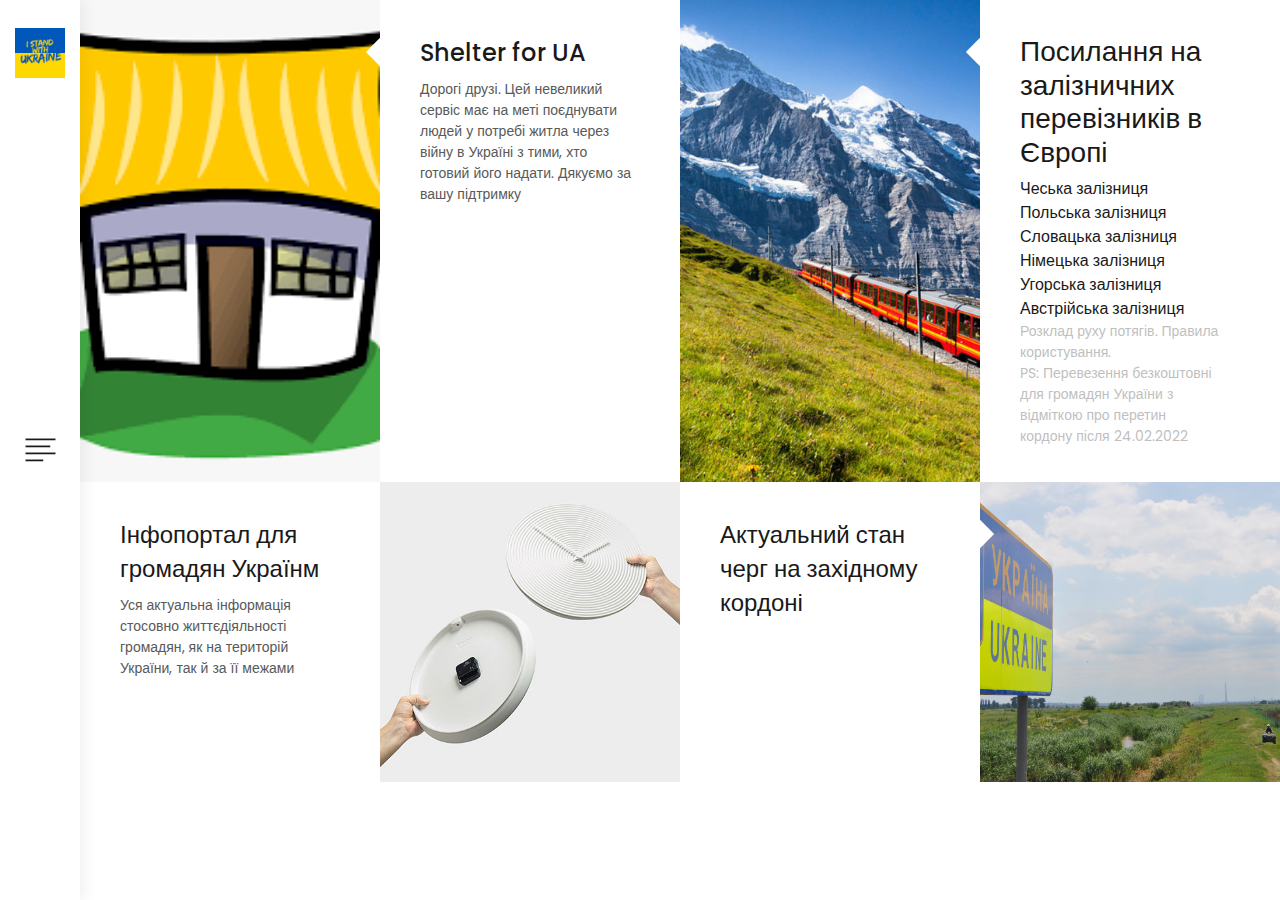
<file: usefull.html>
<!DOCTYPE html>
<html lang="en">
<head>
    <title>Корисні посилання</title>

    <!-- Required meta tags -->
    <meta charset="utf-8">
    <meta name="viewport" content="width=device-width, initial-scale=1, shrink-to-fit=no">

    <!-- Bootstrap CSS -->
    <link rel="stylesheet" href="css/bootstrap.min.css">

    <!-- FontAwesome CSS -->
    <link rel="stylesheet" href="css/font-awesome.min.css">

    <!-- Styles -->
    <link rel="stylesheet" href="style.css">
</head>
<body>
<header class="site-header">
    <div class="site-branding">
        <h1 class="site-title"><a href="index.html" rel="home"><img src="images/logo.png" alt="Logo"></a></h1>
    </div><!-- .site-branding -->

    <div class="hamburger-menu">
        <div class="menu-icon">
            <img src="images/menu-icon.png" alt="menu icon">
        </div><!-- .menu-icon -->

        <div class="menu-close-icon">
            <img src="images/x.png" alt="menu close icon">
        </div><!-- .menu-close-icon -->
    </div><!-- .hamburger-menu -->
</header><!-- .site-header -->

<nav class="site-navigation flex flex-column justify-content-between">
    <div class="site-branding d-none d-lg-block ">
        <h1 class="site-title"><a href="index.html" rel="home"><img src="images/logo2.png" alt="Logo"></a></h1>
    </div><!-- .site-branding -->

    <ul class="main-menu flex flex-column justify-content-center">
        <li class="current-menu-item"><a href="index.html">Благодійність</a></li>
    </ul>

    <div class="social-profiles">
        <ul class="flex justify-content-start justify-content-lg-center align-items-center">
            <li><a href="https://www.facebook.com/viacheslav.omelnyk.77/"><i class="fa fa-facebook"></i></a></li>
            <li><a href="https://www.instagram.com/viacheslav.omelnyk/"><i class="fa fa-instagram"></i></a></li>
        </ul>
    </div><!-- .social-profiles -->
</nav><!-- .site-navigation -->

<div class="nav-bar-sep d-lg-none"></div>

<div class="outer-container blog-page">
    <div class="container-fluid">
        <div class="row">
            <div class="col-12 col-xl-6 no-padding">
                <div class="blog-content flex">
                    <figure>
                        <a href="https://www.shelter4ua.com/ua"><img src="images/shelter.png" alt=""></a>
                    </figure>

                    <div class="entry-content flex flex-column justify-content-between align-items-start">
                        <header>
                            <h3><a href="https://www.shelter4ua.com/ua">Shelter for UA</a></h3>

                            <div class="posted-by">Дорогі друзі. Цей невеликий сервіс має на меті поєднувати людей у потребі житла через війну в Україні з тими, хто готовий його надати. Дякуємо за вашу підтримку</div>
                        </header>
                    </div><!-- .entry-content -->
                </div><!-- .blog-content -->
            </div><!-- .col -->

            <div class="col-12 col-xl-6 no-padding">
                <div class="blog-content flex">
                    <figure>
                        <img src="images/railway.jpg" alt="">
                    </figure>

                    <div class="entry-content flex flex-column justify-content-between align-items-start">
                        <header>
                            <h3>Посилання на залізничних перевізників в Європі</h3>

                            <div class="posted-link">
                                <a href="https://www.cd.cz/en/default.htm">Чеська залізниця</a>
                                <a href="https://www.intercity.pl/ru/">Польська залізниця</a>
                                <a href="https://www.zssk.sk/en/">Словацька залізниця</a>
                                <a href="https://www.bahn.com/en">Німецька залізниця</a>
                                <a href="https://jegy.mav.hu/">Угорська залізниця</a>
                                <a href="https://fahrplan.oebb.at/webapp/#!P|TP!histId|0!histKey|H426084">Австрійська залізниця</a>
                            </div>
                        </header>

                        <footer class="flex flex-wrap align-items-center">
                            <div class="posted-on">Розклад руху потягів. Правила користування.<br/>PS: Перевезення безкоштовні для громадян України з відміткою про перетин кордону після 24.02.2022</div>
                        </footer>
                    </div><!-- .entry-content -->
                </div><!-- .blog-content -->
            </div><!-- .col -->

            <div class="col-12 col-xl-6 no-padding">
                <div class="blog-content flex flex-xl-row-reverse">
                    <figure>
                        <a href="https://infohelpua.com/ru"><img src="images/6.jpg" alt=""></a>
                    </figure>

                    <div class="entry-content flex flex-column justify-content-between align-items-start">
                        <header>
                            <h3><a href="https://infohelpua.com/ru">Інфопортал для громадян Українм</a></h3>

                            <div class="posted-by">Уся актуальна інформація стосовно життєдіяльності громадян, як на територій України, так й за її межами</div>
                        </header>
                    </div><!-- .entry-content -->
                </div><!-- .blog-content -->
            </div><!-- .col -->

            <div class="col-12 col-xl-6 no-padding">
                <div class="blog-content flex flex-row-reverse">
                    <figure>
                        <a href="https://docs.google.com/spreadsheets/d/e/2PACX-1vTmKNAxZn2cPpBqPHnRx9Hc_GPzfi7U92h05hkNuES6pA8l7IcbfdRELMkTBWGcBFoRkUdwlnfX889X/pubhtml?gid=0&single=true&fbclid=IwAR1qTqmfhHYDYFB_N14kCXweiK3BWVGzSfIYlpnD1UhYU33c-Tm0LJQYSuw"><img src="images/border.jpg" alt=""></a>
                    </figure>

                    <div class="entry-content flex flex-column justify-content-between align-items-start">
                        <header>
                            <h3><a href="https://docs.google.com/spreadsheets/d/e/2PACX-1vTmKNAxZn2cPpBqPHnRx9Hc_GPzfi7U92h05hkNuES6pA8l7IcbfdRELMkTBWGcBFoRkUdwlnfX889X/pubhtml?gid=0&single=true&fbclid=IwAR1qTqmfhHYDYFB_N14kCXweiK3BWVGzSfIYlpnD1UhYU33c-Tm0LJQYSuw">Актуальний стан черг на західному кордоні</a></h3>
                        </header>
                    </div><!-- .entry-content -->
                </div><!-- .blog-content -->
            </div><!-- .col -->
        </div><!-- .row -->
    </div><!-- .container-fluid -->
</div><!-- .outer-container -->

<script type='text/javascript' src='js/jquery.js'></script>
<script type='text/javascript' src='js/custom.js'></script>

</body>
</html>
</file>
<file: style.css>
@import url('https://fonts.googleapis.com/css?family=Poppins:300,400,500,600,700|Work+Sans:300,400,500,600,700');

body {
    color: #191919;
    font-family: 'Work Sans', sans-serif;
}

img {
    vertical-align: baseline;
}

/*--------------------------------------------------------------
# Links
--------------------------------------------------------------*/
a {
    color: royalblue;
}

a:visited {
    color: purple;
}

a:hover, a:focus, a:active {
    color: midnightblue;
}

a:focus {
    outline: thin dotted;
}

a:hover, a:active {
    outline: 0;
    list-style: none;
}

/*--------------------------------------------------------------
# Helper Utilities
--------------------------------------------------------------*/
.flex {
    display: flex;
}

/*--------------------------------------------------------------
# Outer Container
--------------------------------------------------------------*/
@media screen and (min-width: 992px) {
    .outer-container {
        padding-left: 80px;
    }
}

@media screen and (min-width: 768px) {
    .no-padding {
        padding: 0;
    }
}

/*--------------------------------------------------------------
# Header
--------------------------------------------------------------*/
/*
# Site Branding
--------------------------------*/
.site-branding {
    transition: all .5s;
}
.site-branding img {
    width: 50px;
    height: 50px;
}

.site-title {
    margin: 0;
    text-align: center;
}

.site-navigation .site-title a {
    display: block;
}

/*
  Hamburger Menu
----------------------------------------*/
.hamburger-menu .menu-icon,
.hamburger-menu .menu-close-icon {
    width: 44px;
    height: 44px;
    text-align: center;
    cursor: pointer;
    transition: all 0.5s;
}

.hamburger-menu.close .menu-icon {
    visibility: hidden;
    opacity: 0;
}

.menu-close-icon {
    visibility: hidden;
    opacity: 0;
}

.hamburger-menu.close .menu-close-icon {
    visibility: visible;
    opacity: 1;
}

.hamburger-menu img {
    display: block;
    margin: 0 auto;
}

/*
# Site Navigation
--------------------------------*/
.site-navigation {
    transition: all .5s;
}

/*
# Main Menu
--------------------------------*/
.main-menu {
    padding: 15px 30px;
    margin: 0;
}

.main-menu li {
    display: block;
    padding: 12px 0;
    font-size: 30px;
    font-weight: 500;
    border-bottom: 1px solid #ebebeb;
}

.main-menu li:nth-last-of-type(1) {
    border-bottom: 0;
}

.main-menu li a {
    display: block;
    color: #a6a6a6;
    text-decoration: none;
    transition: all 0.35s;
}

.main-menu li a:hover,
.main-menu li.current-menu-item a {
    color: #f0437e;
}

/*
# Social Profiles
--------------------------------*/
.social-profiles ul {
    padding: 10px 0 34px 0;
    margin: 0;
}

.social-profiles ul li {
    display: block;
    padding: 0 18px;
    font-size: 1.5rem;
}

.social-profiles ul li a {
    color: #191919;
    transition: all 0.35s;
}

.social-profiles ul li a:hover {
    color: #f0437e;
}

.nav-bar-sep {
    height: 78px;
}

@media screen and (max-width: 992px) {
    .site-header {
        position: fixed;
        top: 0;
        left: 0;
        z-index: 999;
        width: 100%;
        padding: 15px 30px;
        background: #fff;
        box-shadow: 0 12px 24px rgba(0,0,0,.09);
    }

    .site-header,
    .hamburger-menu {
        display: flex;
        justify-content: space-between;
        align-items: center;
    }

    .hamburger-menu {
        flex-flow: column;
    }

    .hamburger-menu .menu-icon, .hamburger-menu .menu-close-icon {
        position: absolute;
        top: 26px;
        right: 24px;
    }

    .main-menu li {
        position: relative;
    }

    .main-menu li::after {
        content: '';
        position: absolute;
        top: 11px;
        right: 0;
        font-family: 'FontAwesome', serif;
    }

    .main-menu li:hover::after,
    .main-menu li.current-menu-item::after {
        color: #f0437e;
    }

    .site-navigation {
        position: fixed;
        top: 78px;
        left: 0;
        z-index: 99;
        width: 100%;
        height: fit-content;
        background: #fff;
        box-shadow: 0 12px 24px rgba(0,0,0,.09);
        visibility: hidden;
        opacity: 0;
        transition: all 0.35s;
    }

    .site-navigation.show {
        visibility: visible;
        opacity: 1;
    }

    .social-profiles ul {
        padding: 80px 15px 30px;
        margin: 0;
    }
}

@media screen and (min-width: 992px) {
    .site-header,
    .site-navigation {
        position: fixed;
        top: 0;
        left: 0;
        z-index: 999;
        width: 80px;
        height: 100vh;
        padding: 0 15px;
        box-shadow: 6px 0 12px rgba(0,0,0,.05);
    }

    .site-navigation {
        background: #f7f7f7;
    }

    .site-navigation.show {
        left: 80px;
    }

    .site-header {
        background: #fff;
    }

    .site-header.no-shadow {
        box-shadow: none;
    }

    .site-header .site-branding.hide {
        visibility: hidden;
        opacity: 0;
    }

    .site-title {
        padding: 28px 0 10px 0;
    }

    .hamburger-menu .menu-icon,
    .hamburger-menu .menu-close-icon {
        position: absolute;
        top: calc(50vh - 22px);
        left: 15px;
        width: calc(100% - 30px);
        padding: 10px 0;
    }

    .site-navigation {
        left: -250px;
        z-index: 99;
        width: 250px;
        padding: 0;
        box-shadow: 16px 0 42px rgba(0,0,0,.09);
    }

    .main-menu {
        height: calc(100vh - 160px);
        padding: 0;
    }

    .main-menu li {
        border-bottom: 0;
        text-align: center;
    }

    .social-profiles ul li {
        font-size: 1.125rem;
    }
}

/*--------------------------------------------------------------
# Scroll Down
--------------------------------------------------------------*/
.scroll-down {
    position: absolute;
    bottom: 0;
    left: 50%;
    z-index: 99;
    width: 120px;
    height: 100px;
    margin-left: -20px;
    cursor: pointer;
}

.arrow-down {
    width: 32px;
    height: 32px;
    margin: 0 auto;
    border-radius: 50%;
    background: #fff;
}

.scroll-text {
    margin-top: 5px;
    margin-bottom: 15px;
    font-size: 14px;
    font-weight: 600;
}

/*--------------------------------------------------------------
# Portfolio
--------------------------------------------------------------*/
.portfolio-page .scroll-down {
    margin-left: -60px;
}

.portfolio-content {
    position: relative;
    margin-bottom: 30px;
    display: flex;
    min-height: 400px;
}

.home-page {
    padding-top: 15px;
}

.home-page .portfolio-content {
    margin-bottom: 15px;
}

.portfolio-content figure {
    margin: auto;
}

.portfolio-content figure img {
    display: block;
    width: 100%;
    height: auto;
    min-height: 100%;
}
.portfolio-content figure .black {
    background: #000;
}

.portfolio-content .entry-content {
    position: absolute;
    top: 0;
    left: 0;
    width: 100%;
    height: 100%;
    background: rgba(255,255,255,.9);
    font-family: 'Poppins', sans-serif;
    text-align: center;
    visibility: hidden;
    opacity: 0;
    transition: all 0.35s;
}

.portfolio-content:hover .entry-content {
    visibility: visible;
    opacity: 1;
}

.portfolio-content h3 {
    margin-bottom: 0;
    font-family: 'Poppins', sans-serif;
    font-size: 1.5rem;
    font-weight: 500;
}

.home-page .portfolio-content h3 {
    font-size: 2.25rem;
}

.portfolio-content h3 a {
    color: #191919;
    text-decoration: none;
}

.portfolio-content ul {
    padding: 0;
    margin: 10px 0 0;
    list-style: none;
}

.portfolio-content li {
    margin: 0 3px;
}

.portfolio-content li a {
    font-size: 0.875rem;
    color: #a6a6a6;
}

@media screen and (min-width: 768px) {

    .home-page .portfolio-content {
        margin-bottom: 0;
    }
}

/*--------------------------------------------------------------
# Breadcrumbs
--------------------------------------------------------------*/
.breadcrumbs {
    padding: 48px 0;
    margin: 0;
    color: #a6a6a6;
    list-style: none;
    font-family: 'Poppins', sans-serif;
}

.breadcrumbs li {
    position: relative;
    color: #a6a6a6;
    padding: 0 12px;
}

.breadcrumbs li:nth-of-type(1) {
    padding-left: 0;
}

.breadcrumbs li::after {
    content: '/';
    position: absolute;
    top: 0;
    right: -6px;
    width: 10px;
}


.breadcrumbs li:nth-last-of-type(1)::after {
    display: none;
}

.breadcrumbs li a {
    color: #191919;
    text-decoration: none;
}

/*--------------------------------------------------------------
# Single Portfolio
--------------------------------------------------------------*/
.single-portfolio {
    padding-top: 15px;
    padding-bottom: 70px;
}

.single-portfolio figure img {
    max-width: 100%;
}

.single-portfolio .content-area h1 {
    margin-top: 20px;
    font-size: 2.25rem;
    font-family: 'Poppins', sans-serif;
}

.single-portfolio .content-area .entry-content {
    margin-top: 20px;
    font-family: 'Poppins', sans-serif;
    line-height: 1.6;
    color: #595959;
}

/*
# Post Share
--------------------------------*/
.single-portfolio .post-share {
    margin-top: 32px;
}

.single-portfolio .post-share label {
    margin-right: 32px;
    text-transform: capitalize;
    font-family: 'Poppins', sans-serif;
}

.single-portfolio .post-share ul {
    padding: 0;
    margin: 0;
    list-style: none;
}

.single-portfolio .post-share ul li {
    width: 48px;
    height: 48px;
    margin-right: 10px;
    margin-bottom: 10px;
    border-radius: 50%;
    font-size: 18px;
    line-height: 1;
    color: #fff;
}

.single-portfolio .post-share ul li a {
    display: flex;
    justify-content: center;
    align-items: center;
    width: 100%;
    height: 100%;
    color: #fff;
    text-decoration: none;
}

.single-portfolio .post-share ul li.fb {
    background: #4b6cd0;
}

.single-portfolio .post-share ul li.gp {
    background: #f03b3b;
}

.single-portfolio .post-share ul li.in {
    background: #bb8950;
}

.single-portfolio .post-share ul li.tw {
    background: #49a7f3;
}

/*
# Post Sidebar
--------------------------------*/
.single-portfolio .entry-meta {
    margin-top: 24px;
    font-family: 'Poppins', sans-serif;
}

.single-portfolio .entry-meta label {
    display: block;
    line-height: 1.3;
    text-transform: uppercase;
}

.single-portfolio .date-format,
.single-portfolio .post-category,
.single-portfolio .posted-tags {
    display: block;
    margin-bottom: 26px;
}

.single-portfolio .posted-tags span,
.single-portfolio .entry-meta a {
    color: #bfbfbf;
}

/*
# Post Nav
--------------------------------*/
.post-nav {
    margin: 36px 0 0;
}

.post-nav ul {
    padding: 0;
    margin: 0;
    list-style: none;
}

@media screen and (min-width: 576px) {
    .single-portfolio {
        padding-top: 45px;
    }
}

@media screen and (min-width: 992px) {
    .single-portfolio {
        padding-top: 90px;
    }
}

@media screen and (min-width: 1200px) {
    .single-portfolio {
        padding-top: 115px;
    }
}

/*--------------------------------------------------------------
# Blog
--------------------------------------------------------------*/
.blog-page {
    padding-top: 15px;
    font-family: 'Poppins', sans-serif;
}

.blog-page .blog-content figure,
.blog-page .blog-content .entry-content {
    width: 50%;
}

.blog-page .blog-content figure {
    margin: 0;
    overflow: hidden;
}

.blog-page .blog-content figure img {
    display: block;
    width: 100%;
    height: 100%;
    object-fit: cover;
}

.blog-page .blog-content .entry-content {
    padding: 25px;
}

.blog-page .blog-content {
    transition: all .35s;
    height: 100%;
}

.blog-page .blog-content:hover {
    background: #4353f0;
}

.blog-page .blog-content:hover .posted-link a {
    color: #fff;
}

.blog-page .blog-content header {
    width: 100%;
}

.blog-page .blog-content .entry-content h3 {
    position: relative;
}

.blog-page .blog-content .entry-content h3::before {
    content: '';
    position: absolute;
    top: 7px;
    left: -35px ;
    z-index: 99;
    width: 20px;
    height: 20px;
    transform: rotate(45deg);
    background: #fff;
}

.blog-page .blog-content .entry-content h3 a {
    color: #191919;
    font-size: 1.125rem;
    font-weight: 500;
}

.blog-page .blog-content .posted-link {
    display: flex;
    flex-direction: column;
    align-items: flex-start;
}
.blog-page .blog-content .posted-link a {
    color: #191919;
}

.blog-page .blog-content .posted-by {
    margin-top: 10px;
    color: #595959;
    font-size: 0.875rem;
}

.blog-page .blog-content .posted-on {
    position: relative;
    margin-right: 20px;
    color: #bfbfbf;
    font-size: 0.875rem;
}

.blog-page .blog-content footer ul {
    padding: 0;
    margin: 0;
    list-style: none;
}

.blog-page .blog-content footer li {
    padding: 0 3px;
    font-size: 0.875rem;
}

.blog-page .blog-content footer li a {
    color: #f0437e;
}

.blog-page .blog-content:hover .entry-content h3 a,
.blog-page .blog-content:hover .entry-content h3,
.blog-page .blog-content:hover .posted-by,
.blog-page .blog-content:hover .posted-on,
.blog-page .blog-content:hover footer li a {
    color: #fff;
}

@media screen and (max-width: 1200px) {
    .blog-page .col-12:nth-of-type(even) .blog-content {
        flex-flow: row-reverse !important;
    }

    .blog-page .col-12:nth-of-type(even) .blog-content .entry-content h3::before {
        right: -50px;
        left: auto;
    }
}

@media screen and (max-width: 768px) {
    .blog-page .col-12:nth-of-type(even) .blog-content .entry-content h3::before {
        right: -35px;
    }

    .blog-page .blog-content .entry-content h3 {
        line-height: 1;
    }
}

@media screen and (min-width: 576px) {
    .blog-page .blog-content .entry-content h3 a {
        font-size: 1.5rem;
    }
}

@media screen and (min-width: 768px) {
    .blog-page {
        padding-top: 0;
    }

    .blog-page .blog-content .entry-content {
        padding: 35px 40px;
    }

    .blog-page .blog-content .entry-content h3::before {
        left: -50px ;
    }
}

@media screen and (min-width: 1200px) {
    .blog-page .blog-content.flex-row-reverse .entry-content h3::before {
        right: -50px;
        left: auto;
    }
}

/*--------------------------------------------------------------
# Single Blog Page
--------------------------------------------------------------*/
.single-post,
.single-page {
    padding-bottom: 70px;
    font-family: 'Poppins', sans-serif;
}

/*
# Featured Image
--------------------------------*/
.single-post .featured-img figure,
.single-page .featured-img figure {
    margin: 0;
}

.single-post .featured-img figure img,
.single-page .featured-img figure img {
    width: 100%;
}

/*
# Content Area
--------------------------------*/
.single-post .content-area,
.single-page .content-area {
    margin-top: 50px;
}

.single-post .entry-header .post-meta,
.single-page .entry-header .post-meta {
    text-transform: uppercase;
    font-size: 0.6875rem;
}

.single-post .entry-header .post-meta a,
.single-page .entry-header .post-meta a {
    display: inline-block;
    margin-right: 6px;
    color: #f0437e;
}

.single-post .content-area h1,
.single-page .content-area h1 {
    margin-top: 10px;
    font-size: 2.25rem;
    font-weight: 400;
}

.single-post .entry-header .byline,
.single-page .entry-header .byline {
    display: block;
    margin-top: 14px;
    margin-bottom: 24px;
    font-size: 0.875rem;
    color: #bfbfbf;
}

.single-post .entry-header .byline .author a,
.single-page .entry-header .byline .author a {
    color: #191919;
}

.single-post .content-area .entry-content p,
.single-page .content-area .entry-content p {
    margin-bottom: 0.75rem;
    color: #595959;
}

/*
# Comments
--------------------------------*/
.post-comments {
    margin-top: 40px;
    padding-top: 52px;
    padding-bottom: 40px;
    border-top: 1px solid #ebebeb;
    border-bottom: 1px solid #ebebeb;
}

.comments-title,
.comment-reply-title {
    margin-bottom: 0;
    font-size: 1.5rem;
    font-weight: 400;
}

.post-comments .comment-list {
    padding: 0;
    margin: 0;
    list-style: none
}

.post-comments .comment-author-avatar {
    float: left;
    width: 70px;
    height: 70px;
    margin-top: 48px;
    margin-right: 22px;
    margin-bottom: 0;
    border-radius: 50%;
    overflow: hidden;
}

.post-comments .comment-author-avatar img {
    width: 100%;
    height: auto;
}

.post-comments .comment-wrap {
    float: right;
    width: calc(100% - 92px);
    margin-top: 44px;
}

.post-comments .comment-author .fn a {
    font-size: 1.125rem;
    color: #191919;
}

.post-comments .comment-author .comment-meta a {
    font-size: 0.875rem;
    color: #b7b7b7;
}

.post-comments p {
    margin-top: 5px;
    color: #595959;
}

.post-comments .reply {
    margin-top: 24px;
}

.post-comments .reply a {
    display: inline-block;
    padding: 8px 15px;
    margin-right: 10px;
    border: 1px solid #d2d2d4;
    border-radius: 2px;
    font-size: 0.75rem;
    font-weight: 600;
    line-height: 1;
    color: #404040;
    text-transform: uppercase;
    text-decoration: none;
    letter-spacing: 1px;
    transition: all 0.35s;
}

.post-comments .reply a:hover {
    border-color: transparent;
    color: #fff;
    background: #f0437e;
}

.comment-list ol.children {
    padding: 0;
    margin-left: 92px;
    list-style: none;
}

.post-comments ol.children .comment-author-avatar {
    margin-top: 40px;
    margin-right: 22px;
}

.post-comments ol.children .comment-wrap {
    margin-top: 36px;
    width: calc(100% - 92px);
}

/*
# Comment Form
--------------------------------*/
.comments-form {
    margin-top: 52px;
}

.comment-reply-title {
    margin-bottom: 16px;
}

.comment-form input[type="text"],
.comment-form input[type="email"],
.comment-form input[type="url"],
.comment-form textarea {
    width: 100%;
    padding: 12px 24px;
    margin-top: 20px;
    border: 1px solid #e5e5e5;
    line-height: 1;
    color: #a6a6a6;
    outline: none;
}

.comment-form textarea {
    line-height: 1.4;
}

.comment-form input[type="text"]:focus,
.comment-form input[type="email"]:focus,
.comment-form input[type="url"]:focus,
.comment-form textarea:focus {
    border-color: #232d37;
}

.comment-form input[type="submit"] {
    padding: 18px 30px;
    margin-top: 32px;
    margin-bottom: 10px;
    border: 0;
    border-radius: 2px;
    font-size: 0.875rem;
    font-weight: 600;
    line-height: 1;
    color: #fff;
    text-transform: uppercase;
    text-decoration: none;
    letter-spacing: 0.15rem;
    outline: none;
    cursor: pointer;
    background: #f0437e;
}

/*
# Post Sidebar
--------------------------------*/
.single-post .entry-meta {
    margin-top: 50px;
}

.single-post .entry-meta label {
    display: block;
    line-height: 1.3;
    text-transform: uppercase;
}

.single-post .date-format,
.single-post .post-category,
.single-post .posted-tags {
    display: block;
    margin-bottom: 26px;
}

.single-post .posted-tags span,
.single-post .entry-meta a {
    color: #bfbfbf;
}

.single-post .post-share label {
    text-transform: capitalize;
}

.single-post .post-share ul {
    display: flex;
    flex-wrap: wrap;
    padding: 0;
    margin: 18px 0 0;
    list-style: none;
}

.single-post .post-share ul li {
    width: 48px;
    height: 48px;
    margin-right: 10px;
    margin-bottom: 10px;
    border-radius: 50%;
    font-size: 18px;
    line-height: 1;
    color: #fff;
}

.single-post .post-share ul li a {
    display: flex;
    justify-content: center;
    align-items: center;
    width: 100%;
    height: 100%;
    color: #fff;
    text-decoration: none;
}

.single-post .post-share ul li.fb {
    background: #4b6cd0;
}

.single-post .post-share ul li.gp {
    background: #f03b3b;
}

.single-post .post-share ul li.in {
    background: #bb8950;
}

.single-post .post-share ul li.tw {
    background: #49a7f3;
}

@media screen and (min-width: 768px) {
    .post-comments .comment-author-avatar {
        margin-right: 50px;
    }

    .post-comments .comment-wrap {
        width: calc(100% - 120px);
    }

    .comment-list ol.children {
        margin-left: 120px;
    }
}

/*--------------------------------------------------------------
# Single Page
--------------------------------------------------------------*/
.single-page .content-area .entry-content {
    border-bottom: 0;
    padding-bottom: 12px;
}

.single-page .entry-header .byline .date-format a {
    color: #bfbfbf;
}

@media screen and (max-width: 500px) {
    .blog-page .blog-content .entry-content {
        width: 100%;
    }
    .blog-page .blog-content figure {
        display: none;
    }
}
</file>
